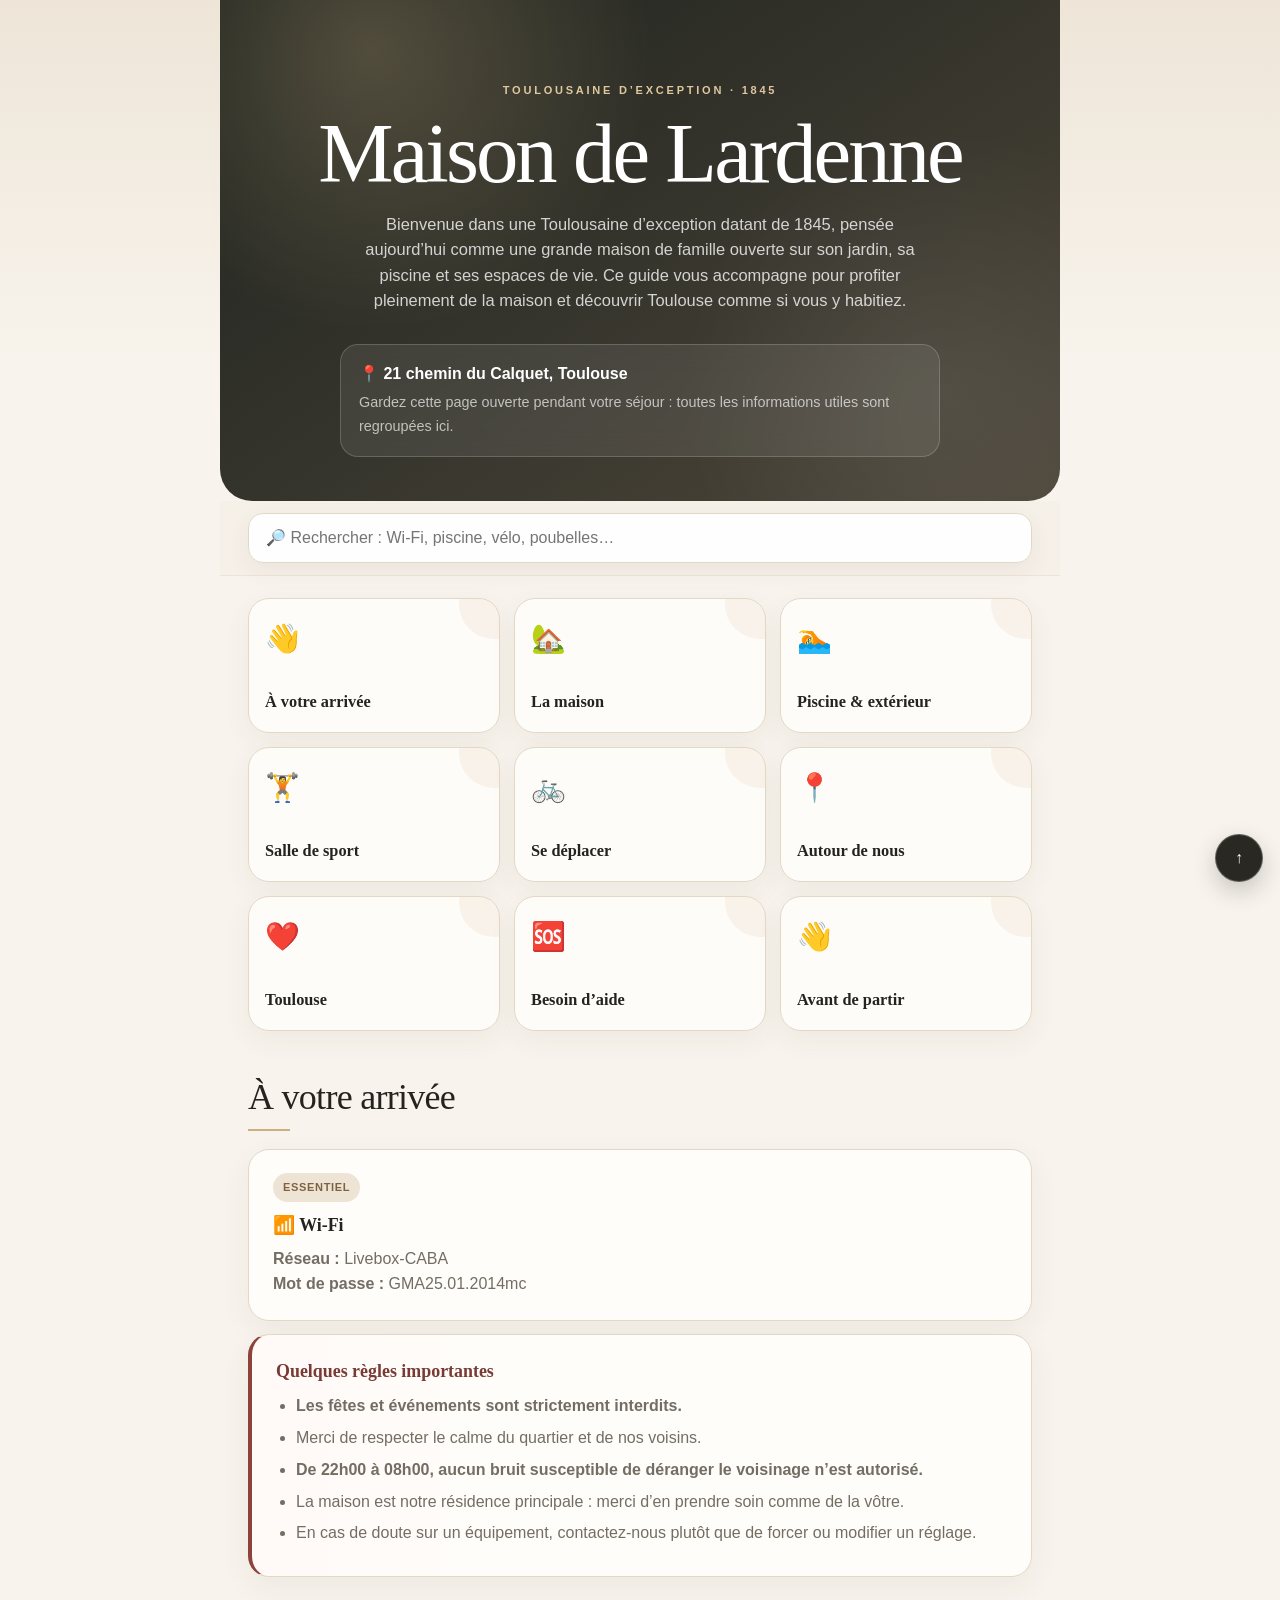
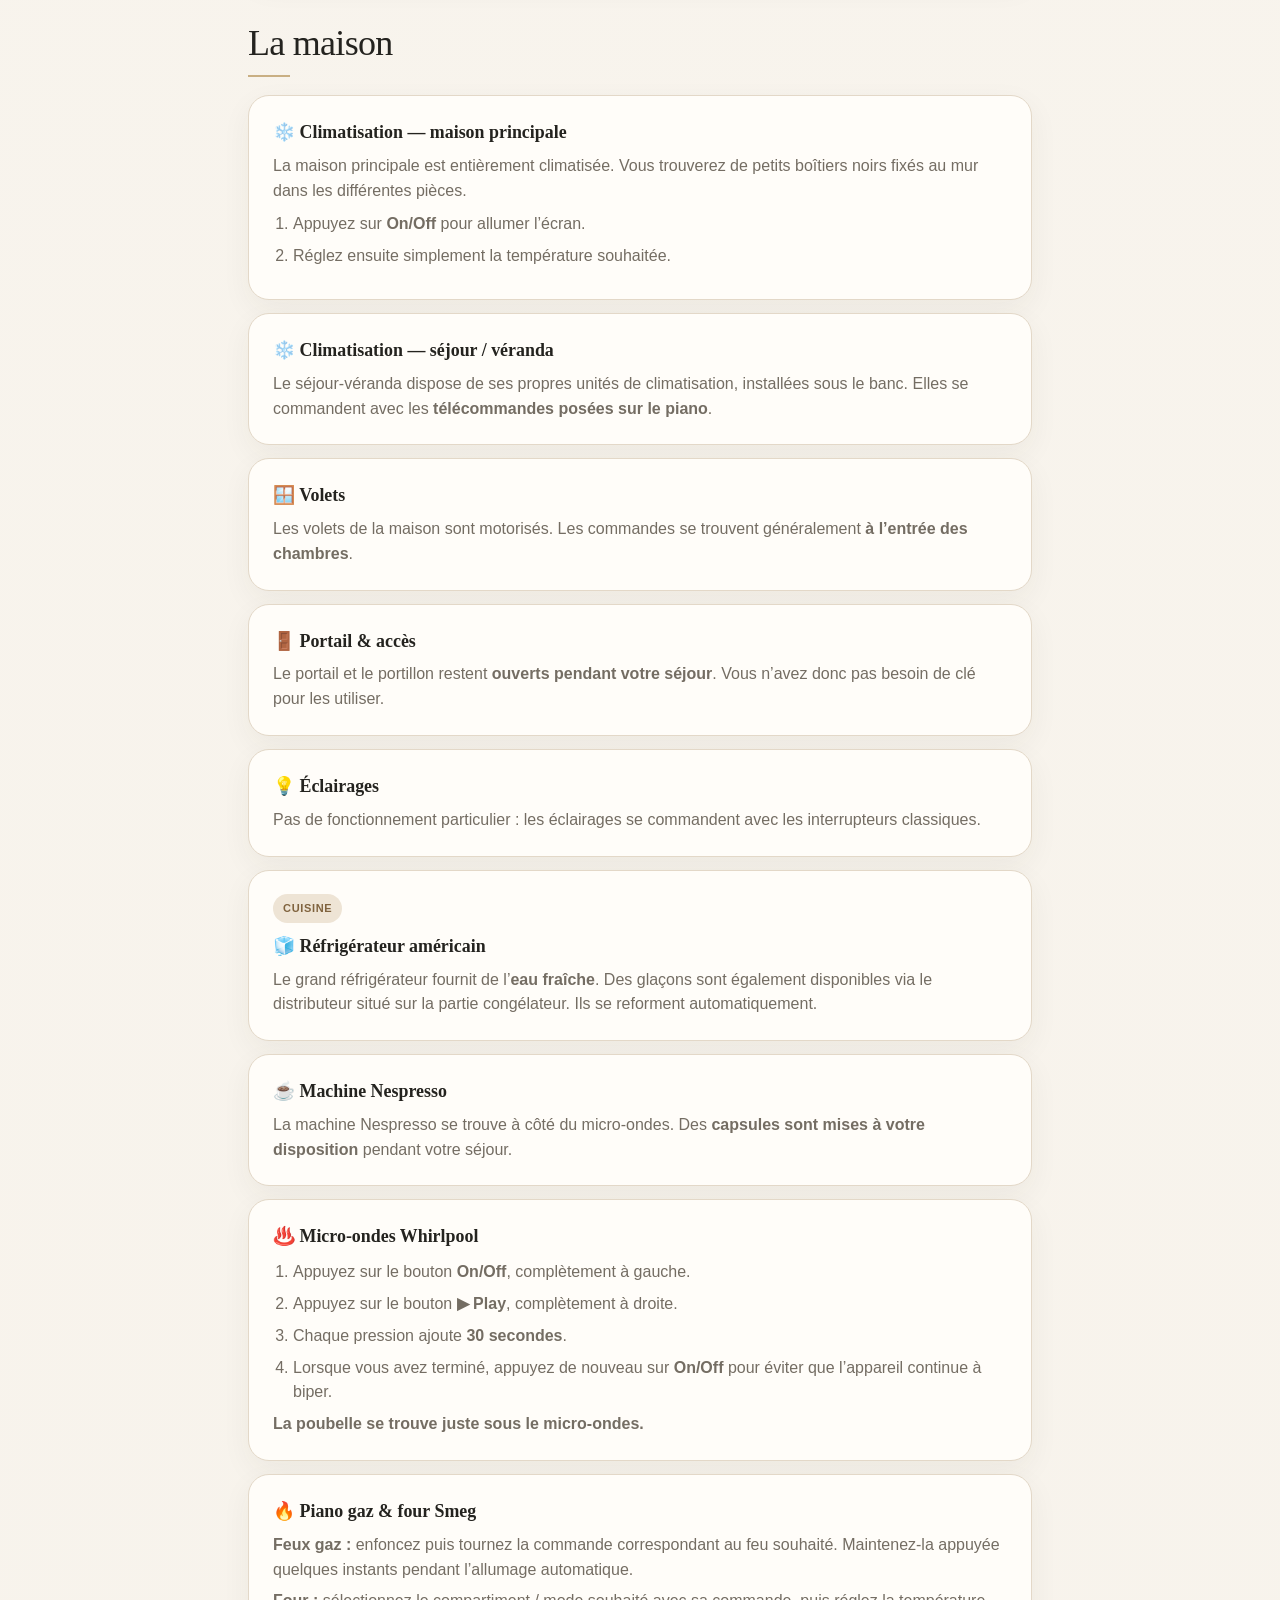
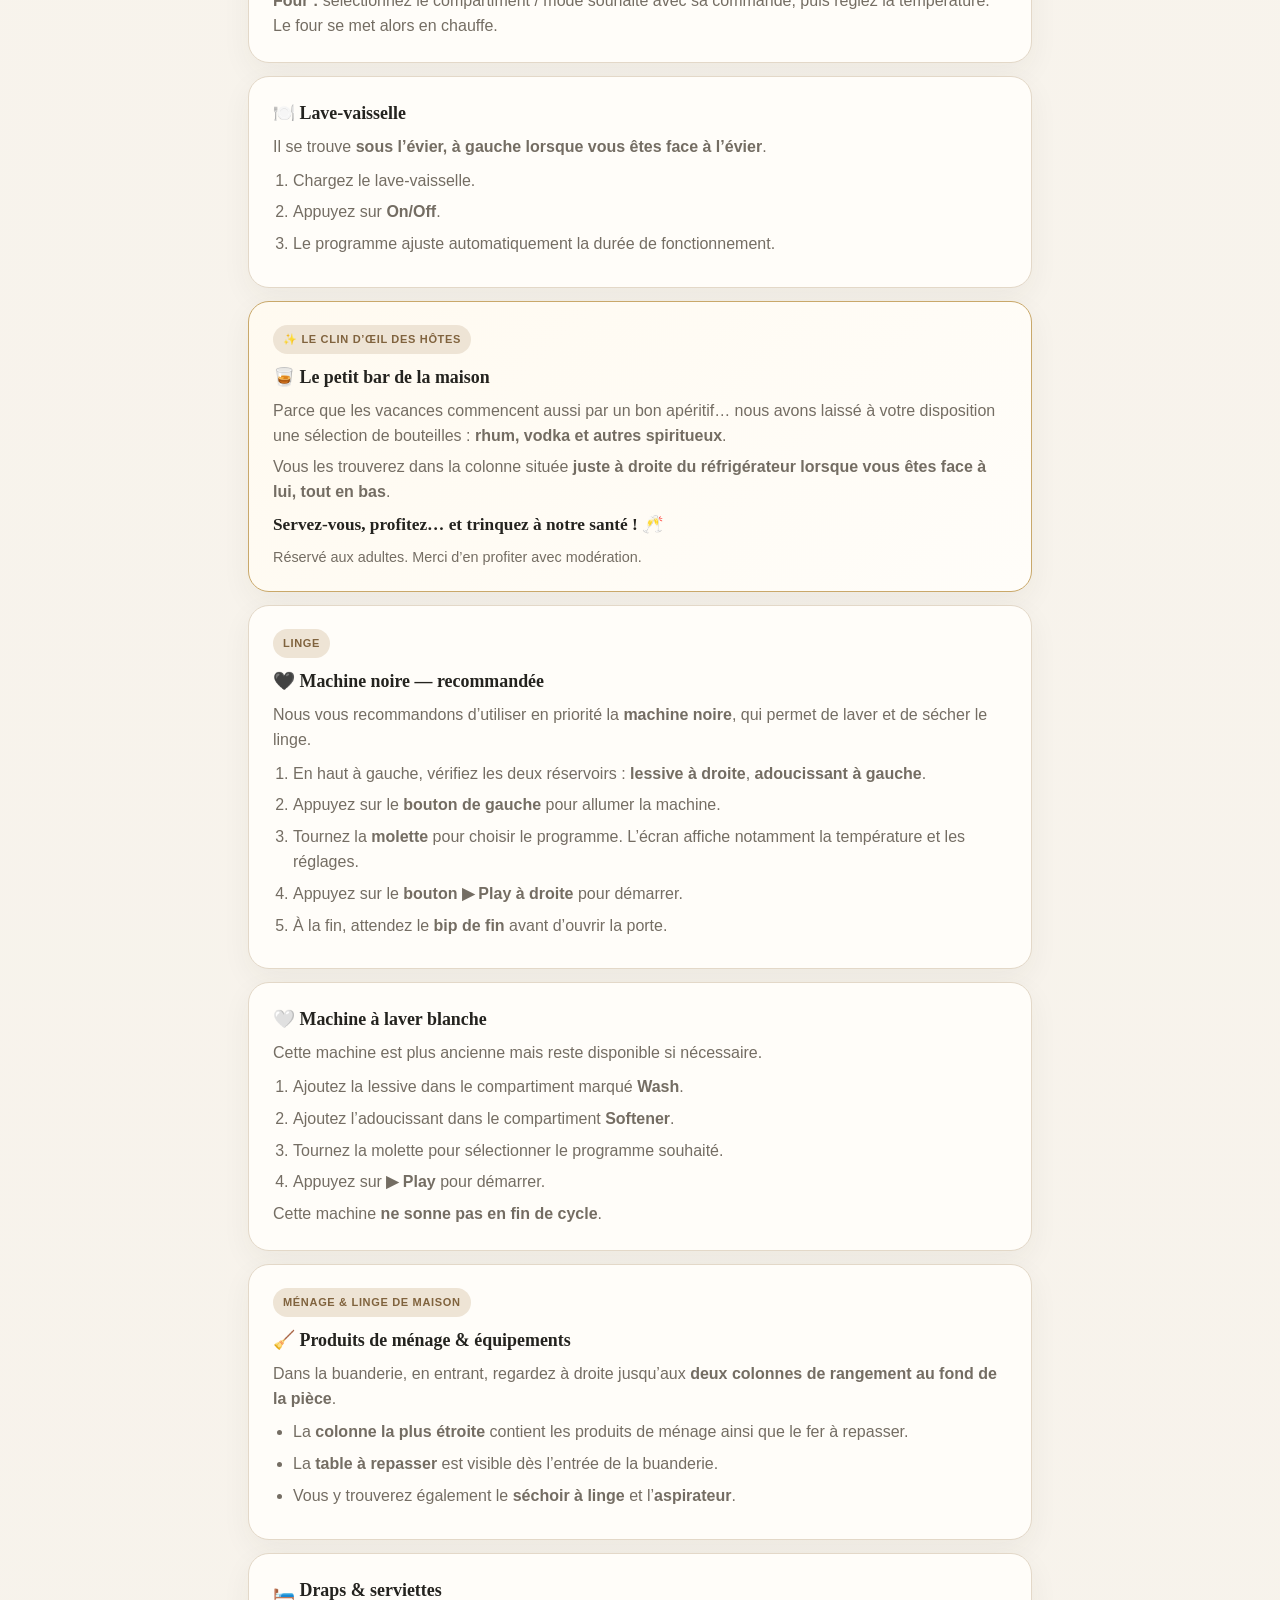
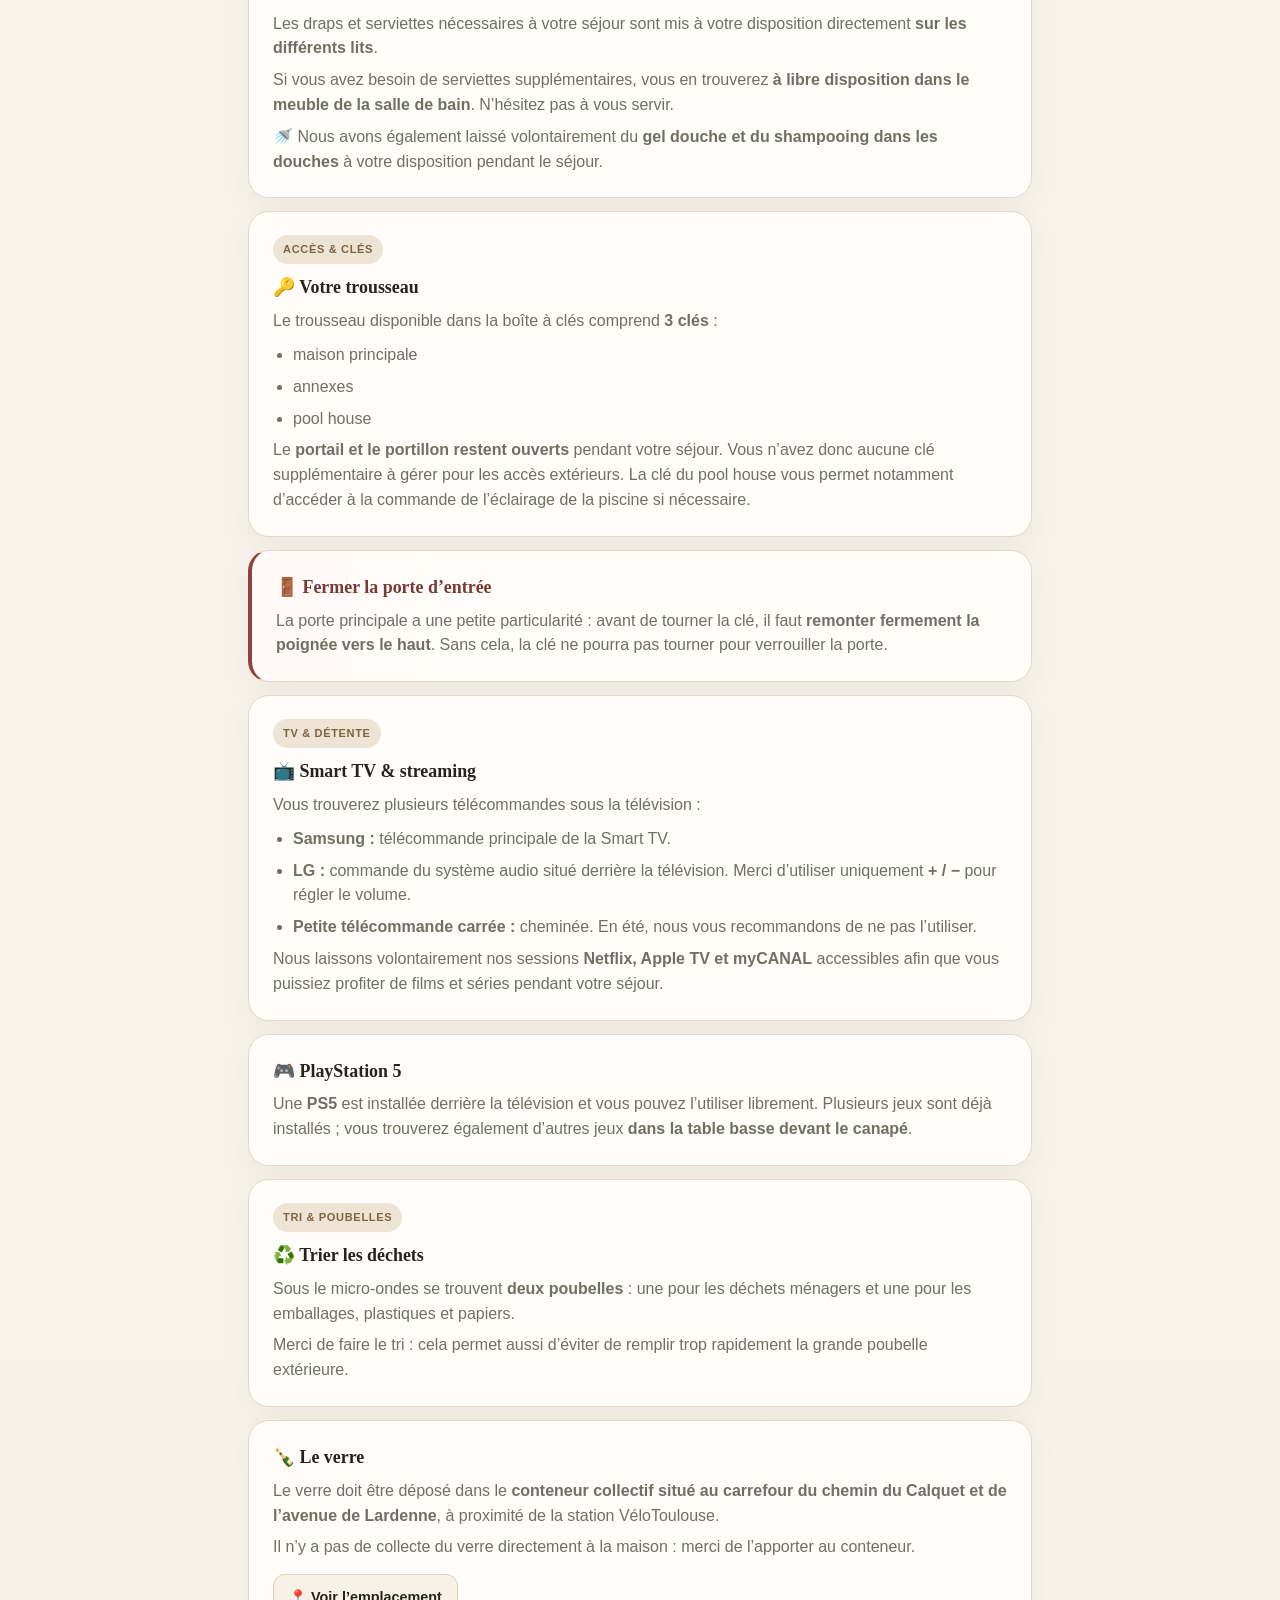
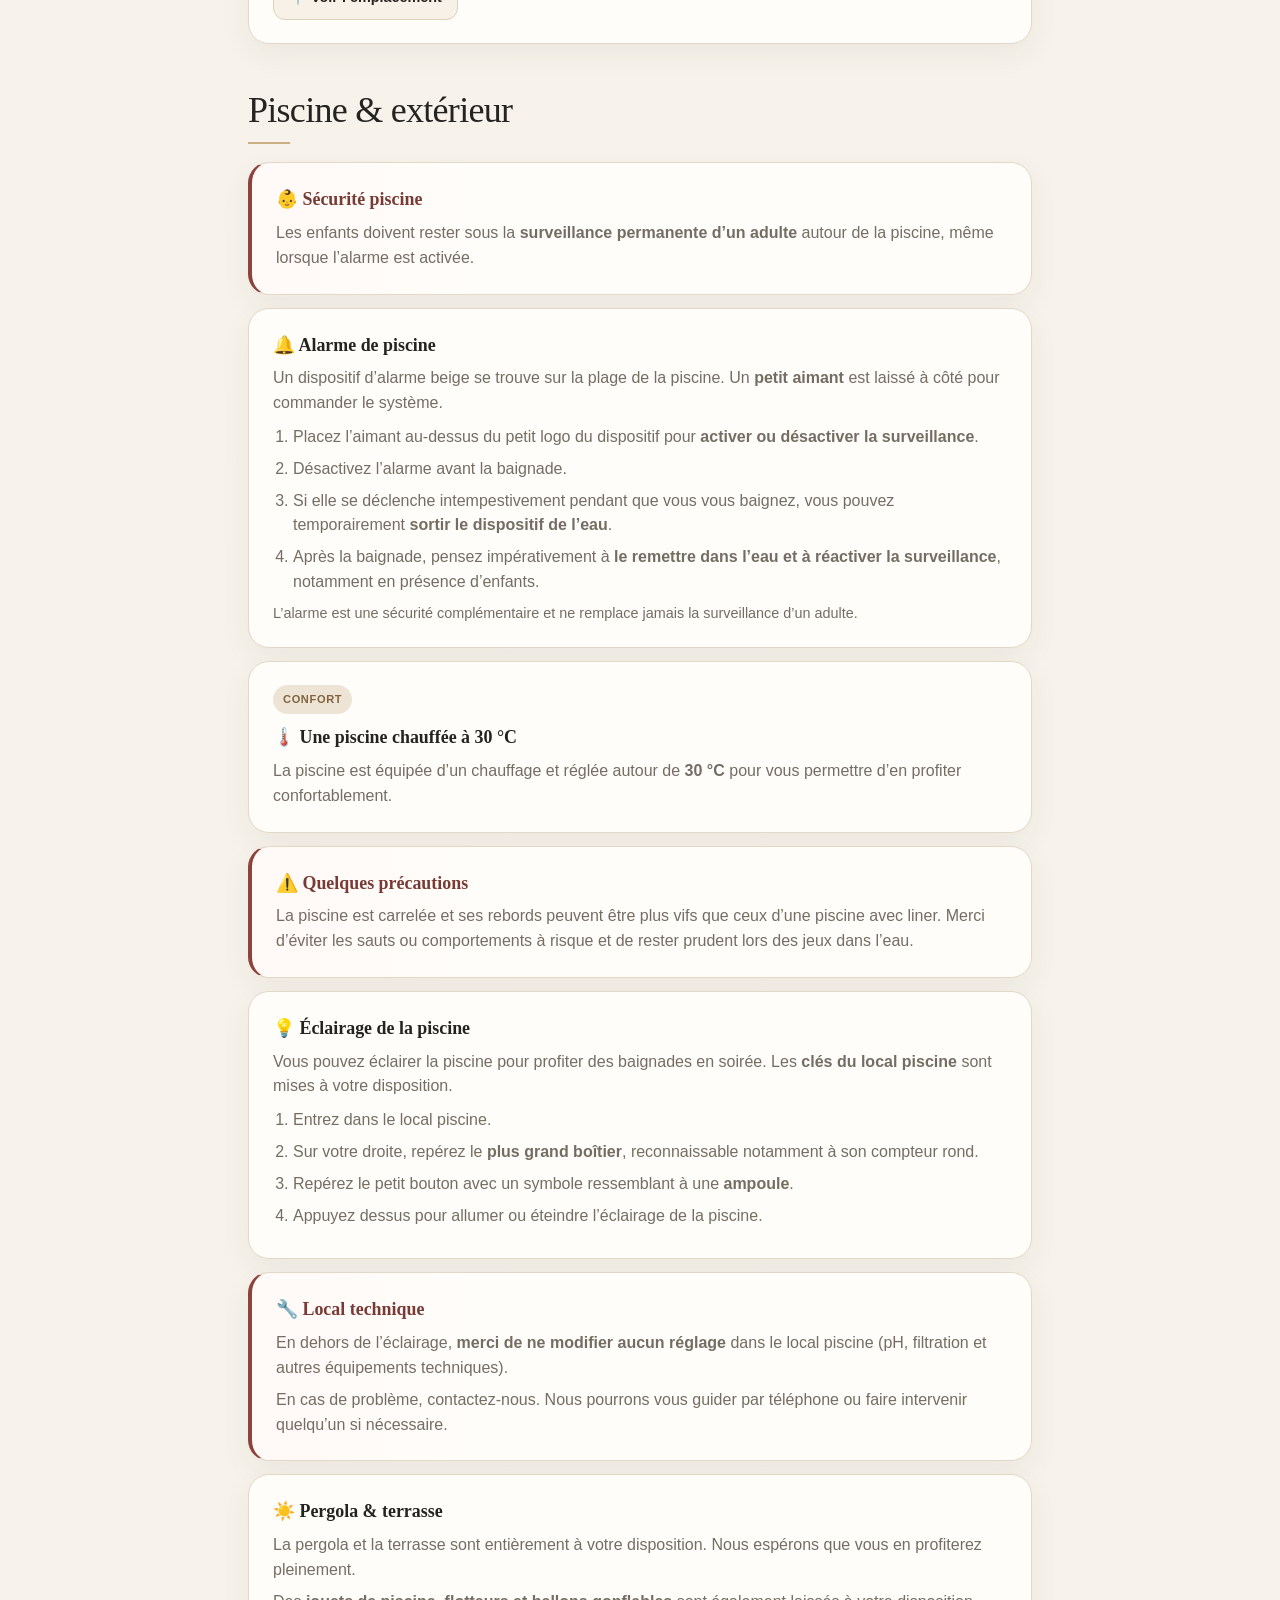
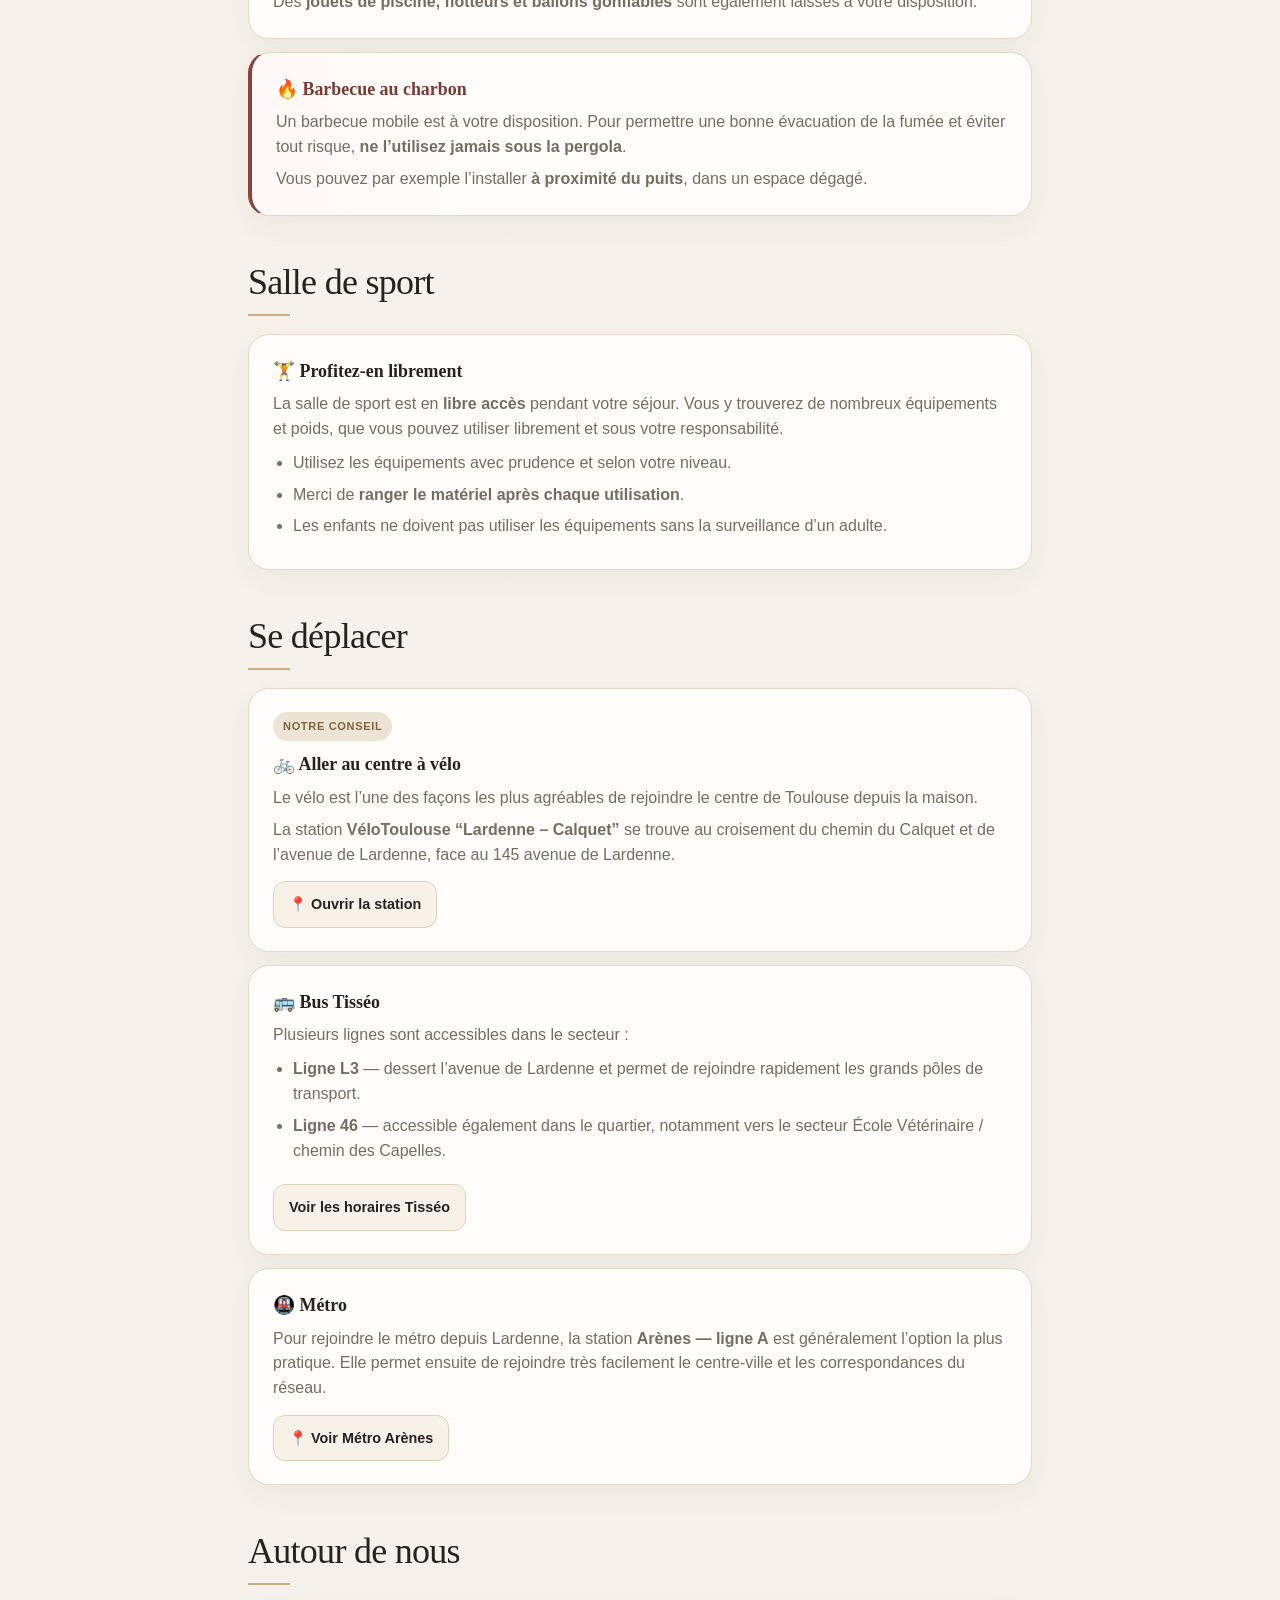
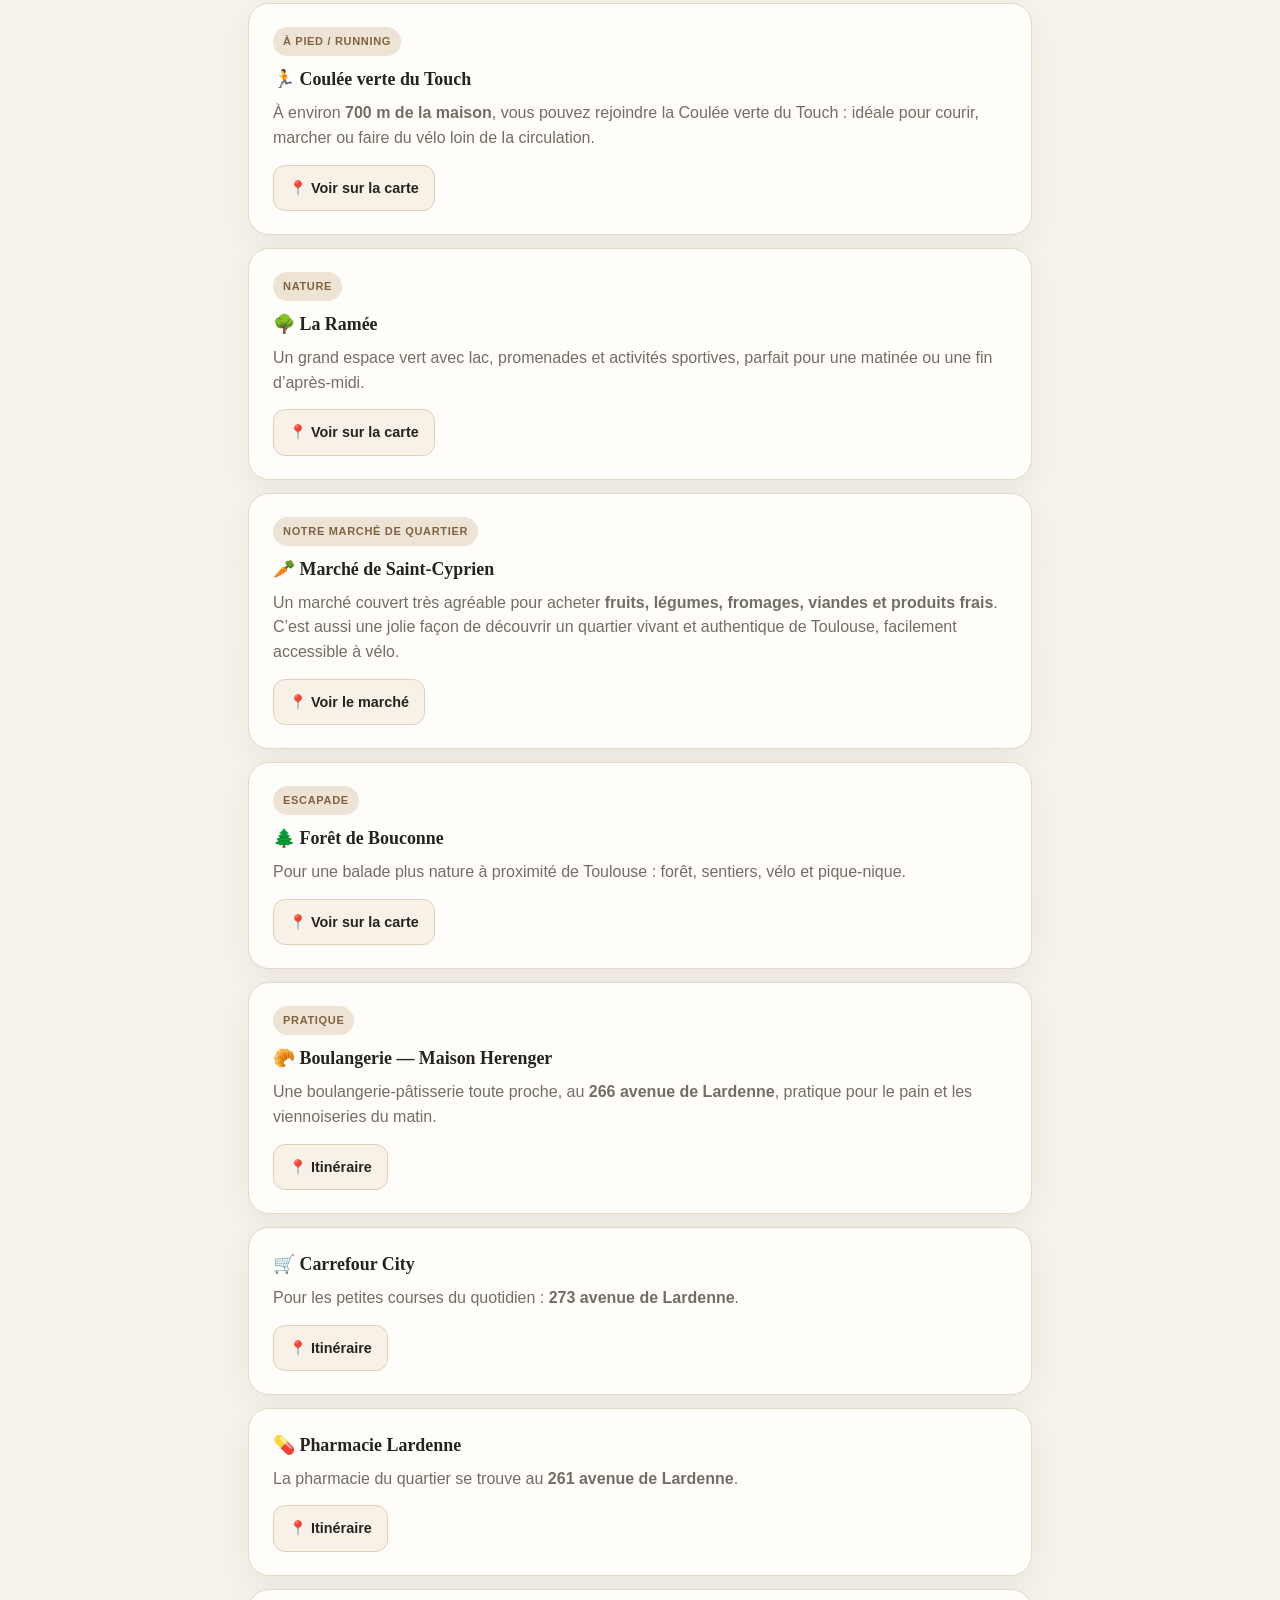
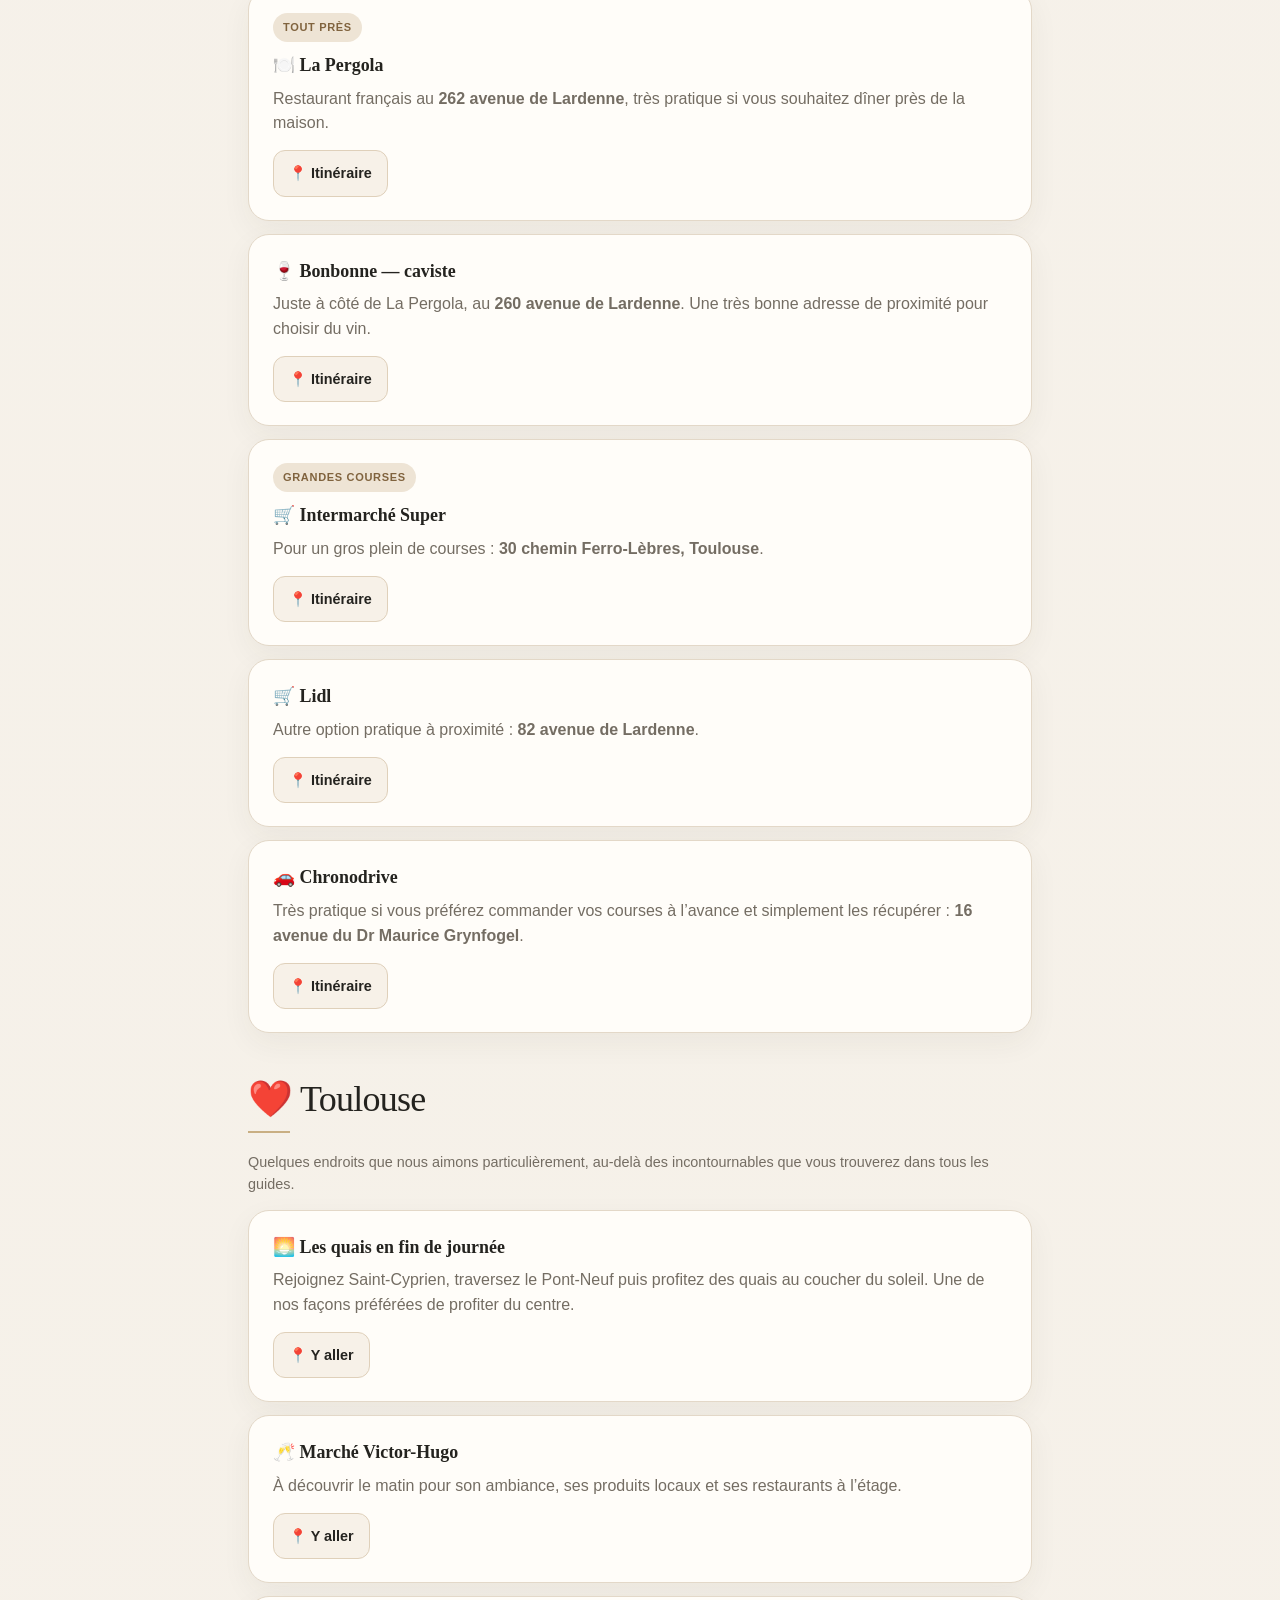
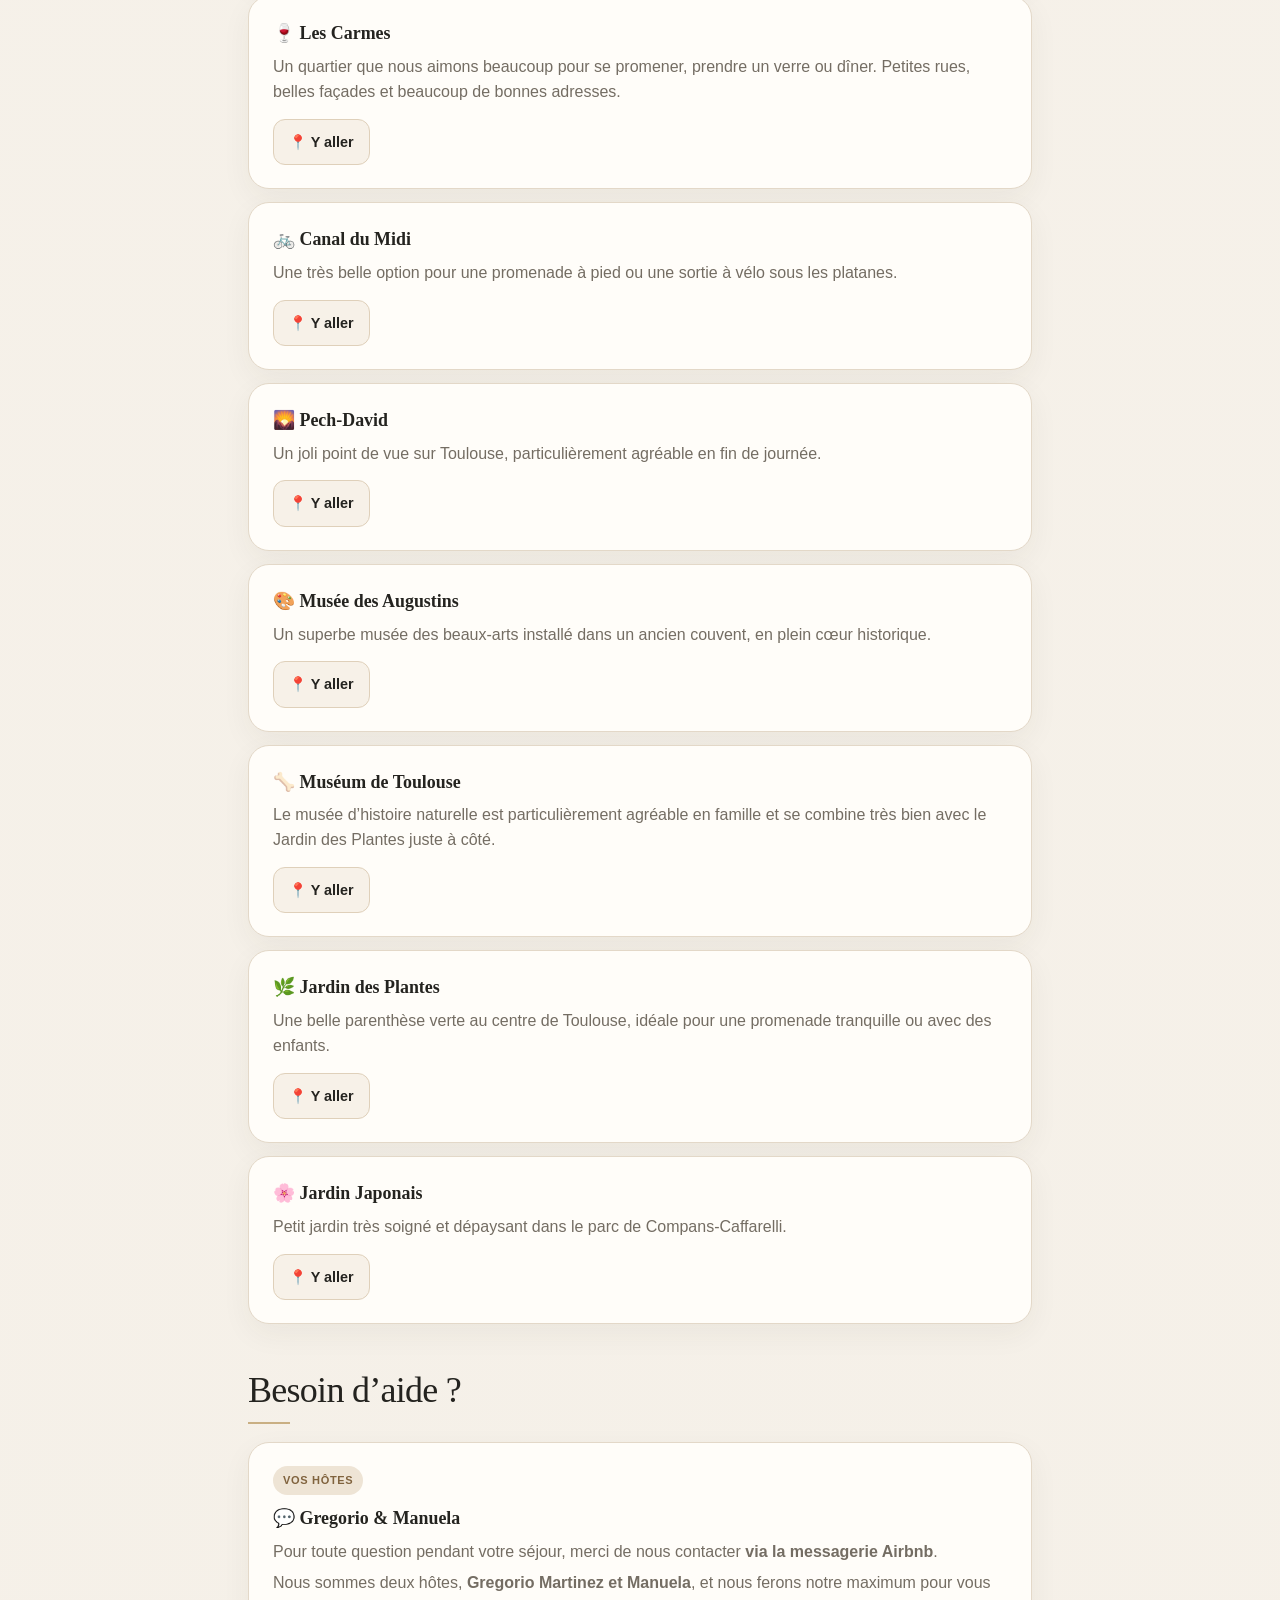
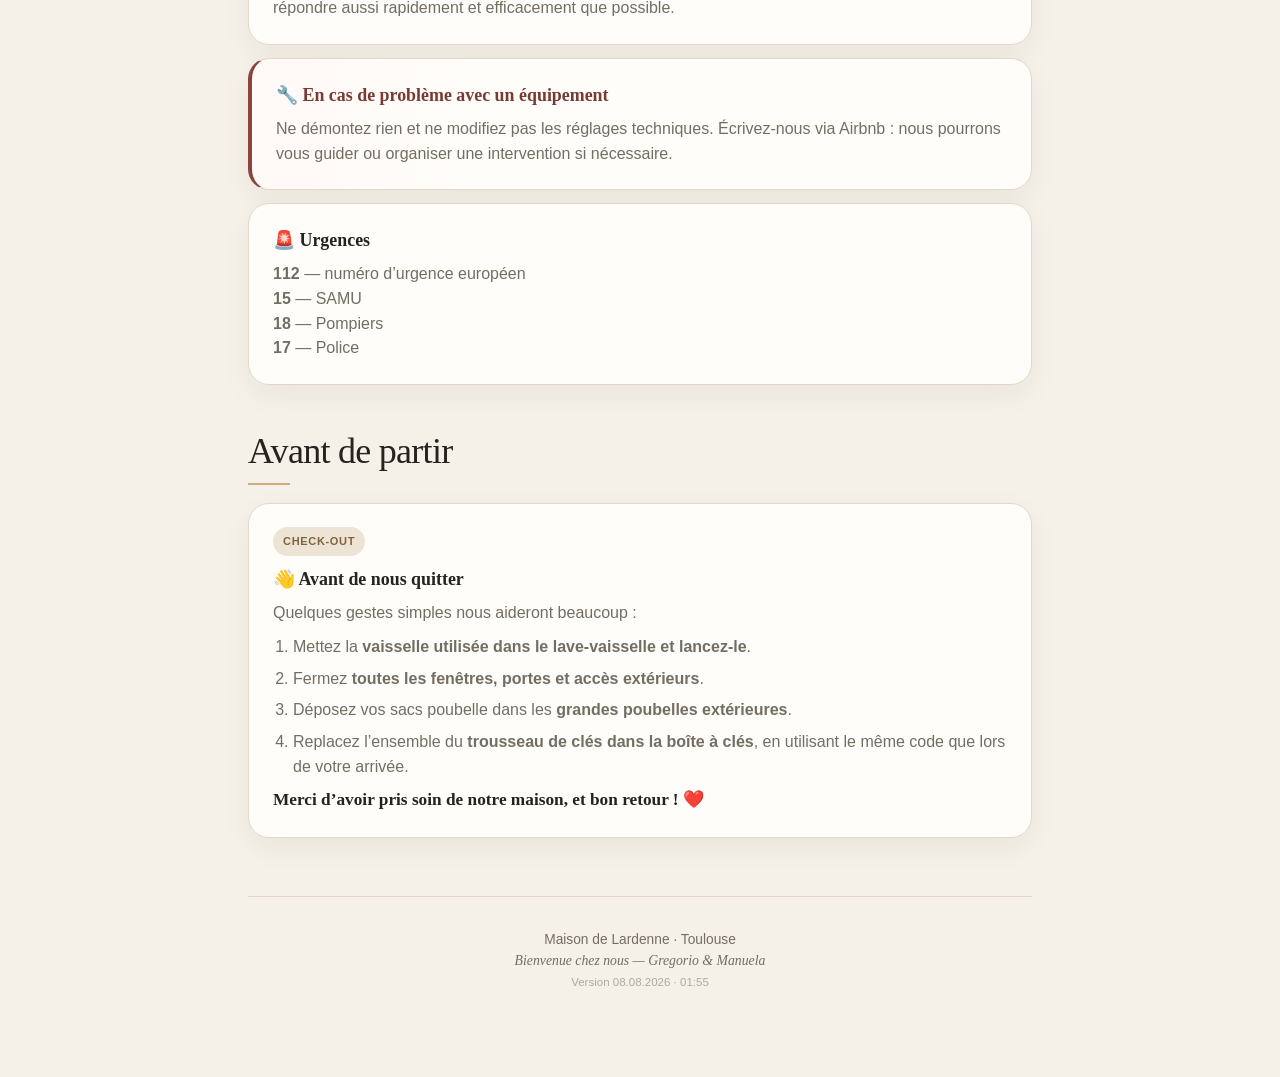
<file: maison-du-calquet/index.html>
<!DOCTYPE html><html lang="fr"><head><meta charset="UTF-8"><meta name="viewport" content="width=device-width,initial-scale=1"><meta name="theme-color" content="#f2eee7"><meta name="description" content="Guide digital de la Maison de Lardenne, Toulousaine d’exception de 1845 à Toulouse."><title>Maison de Lardenne — Guide</title><link rel="stylesheet" href="style.css?v=20260808-8"><style>#searchStatus{font-size:.82rem;color:#746d63;padding:7px 4px 0;display:none}.searching #mainNav{display:none}.searching main{margin-top:18px}#searchResults{display:none;margin-top:8px;border:1px solid #e3d8c8;border-radius:16px;background:#fffdf9;box-shadow:0 14px 35px rgba(61,47,30,.12);overflow:hidden}#searchResults button{display:block;width:100%;border:0;border-bottom:1px solid #eee5d9;background:#fffdf9;text-align:left;padding:13px 15px;color:#24231f;font:inherit}#searchResults button:last-child{border-bottom:0}#searchResults button:active{background:#f3ece1}.result-section{display:block;font-size:.72rem;text-transform:uppercase;letter-spacing:.06em;color:#98784c;font-weight:800;margin-bottom:2px}.result-title{display:block;font-weight:700}.result-snippet{display:block;font-size:.82rem;color:#746d63;margin-top:2px;white-space:nowrap;overflow:hidden;text-overflow:ellipsis}</style></head><body id="top"><div class="wrap"><header class="hero"><div class="eyebrow">Toulousaine d’exception · 1845</div><h1>Maison de Lardenne</h1><p class="subtitle">Bienvenue dans une Toulousaine d’exception datant de 1845, pensée aujourd’hui comme une grande maison de famille ouverte sur son jardin, sa piscine et ses espaces de vie. Ce guide vous accompagne pour profiter pleinement de la maison et découvrir Toulouse comme si vous y habitiez.</p><div class="hero-card"><strong>📍 21 chemin du Calquet, Toulouse</strong><span class="note">Gardez cette page ouverte pendant votre séjour : toutes les informations utiles sont regroupées ici.</span></div></header><div class="search"><input id="searchInput" type="search" autocomplete="off" autocorrect="off" placeholder="🔎 Rechercher : Wi-Fi, piscine, vélo, poubelles…" aria-label="Rechercher dans le guide"><div id="searchResults"></div><div id="searchStatus"></div></div><nav class="grid" id="mainNav"><a class="tile" href="#essentiel"><span class="icon">👋</span><b>À votre arrivée</b></a><a class="tile" href="#maison"><span class="icon">🏡</span><b>La maison</b></a><a class="tile" href="#piscine"><span class="icon">🏊</span><b>Piscine & extérieur</b></a><a class="tile" href="#sport"><span class="icon">🏋️</span><b>Salle de sport</b></a><a class="tile" href="#deplacements"><span class="icon">🚲</span><b>Se déplacer</b></a><a class="tile" href="#autour"><span class="icon">📍</span><b>Autour de nous</b></a><a class="tile" href="#toulouse"><span class="icon">❤️</span><b>Toulouse</b></a><a class="tile" href="#urgence"><span class="icon">🆘</span><b>Besoin d’aide</b></a><a class="tile" href="#depart"><span class="icon">👋</span><b>Avant de partir</b></a></nav><main id="content"><div class="section-slot" data-section="essentiel"></div><div class="section-slot" data-section="maison"></div><div class="section-slot" data-section="piscine"></div><div class="section-slot" data-section="sport"></div><div class="section-slot" data-section="deplacements"></div><div class="section-slot" data-section="autour"></div><div class="section-slot" data-section="toulouse"></div><div class="section-slot" data-section="urgence"></div><div class="section-slot" data-section="depart"></div></main><div class="footer">Maison de Lardenne · Toulouse<br><span style="font-family:Georgia,serif;font-style:italic">Bienvenue chez nous — Gregorio & Manuela</span><br><span style="font-size:.72rem;opacity:.55">Version 08.08.2026 · 01:55</span></div></div><a class="backtop" href="#top" aria-label="Retour en haut">↑</a><script>(function(){const ids=['essentiel','maison','piscine','sport','deplacements','autour','toulouse','urgence','depart'];const norm=s=>(s||'').normalize('NFD').replace(/[\u0300-\u036f]/g,'').toLowerCase().trim();let ready=false;async function load(){for(const id of ids){const slot=document.querySelector('.section-slot[data-section="'+id+'"]');try{const r=await fetch('./'+id+'.html?v=20260808-8',{cache:'no-store'});if(!r.ok)throw new Error(String(r.status));slot.outerHTML=await r.text();}catch(e){slot.innerHTML='<section id="'+id+'"><div class="card"><p>Cette rubrique n’a pas pu être chargée. Rechargez la page.</p></div></section>';}}ready=true;document.querySelectorAll('main .card').forEach((card,i)=>card.dataset.searchId='result-'+i);runSearch();if(location.hash){setTimeout(()=>go(location.hash.slice(1)),50);}}function go(id){const el=document.getElementById(id);if(el){el.scrollIntoView({behavior:'smooth',block:'start'});history.replaceState(null,'','#'+id);}else if(!ready){setTimeout(()=>go(id),120);}}document.getElementById('mainNav').addEventListener('click',e=>{const a=e.target.closest('a[href^="#"]');if(!a)return;e.preventDefault();go(a.getAttribute('href').slice(1));});document.querySelector('.backtop').addEventListener('click',e=>{e.preventDefault();window.scrollTo({top:0,behavior:'smooth'});});const input=document.getElementById('searchInput');const status=document.getElementById('searchStatus');const resultsBox=document.getElementById('searchResults');function esc(s){return String(s).replace(/[&<>"']/g,c=>({'&':'&amp;','<':'&lt;','>':'&gt;','"':'&quot;',"'":'&#39;'}[c]));}function clearFilter(){document.body.classList.remove('searching');document.querySelectorAll('main section,.card').forEach(el=>el.classList.remove('hidden'));resultsBox.style.display='none';resultsBox.innerHTML='';status.style.display='none';status.textContent='';}function chooseResult(id){const target=document.querySelector('[data-search-id="'+id+'"]');input.value='';clearFilter();setTimeout(()=>{if(target){target.scrollIntoView({behavior:'smooth',block:'center'});target.animate([{transform:'scale(1)'},{transform:'scale(1.015)'},{transform:'scale(1)'}],{duration:500});}},60);}resultsBox.addEventListener('click',e=>{const b=e.target.closest('button[data-target]');if(b)chooseResult(b.dataset.target);});function runSearch(){if(!ready)return;const q=norm(input.value);if(!q){clearFilter();return;}document.body.classList.add('searching');let matches=[];document.querySelectorAll('main section').forEach(section=>{const sectionName=section.querySelector('h2')?.textContent?.trim()||'';const cards=[...section.querySelectorAll('.card')];let sectionFound=false;cards.forEach(c=>{const title=c.querySelector('h3')?.textContent?.trim()||sectionName;const raw=(c.textContent||'').replace(/\s+/g,' ').trim();const hay=norm(raw+' '+sectionName+' '+(section.dataset.search||''));const ok=hay.includes(q);c.classList.toggle('hidden',!ok);if(ok){sectionFound=true;matches.push({id:c.dataset.searchId,section:sectionName,title:title,snippet:raw.slice(0,115)});}});section.classList.toggle('hidden',!sectionFound);});status.style.display='block';status.textContent=matches.length?matches.length+' résultat'+(matches.length>1?'s':'')+' — touchez un résultat pour y aller':'Aucun résultat — essayez un autre mot';if(matches.length){resultsBox.innerHTML=matches.slice(0,8).map(r=>'<button type="button" data-target="'+esc(r.id)+'"><span class="result-section">'+esc(r.section)+'</span><span class="result-title">'+esc(r.title)+'</span><span class="result-snippet">'+esc(r.snippet)+'</span></button>').join('');resultsBox.style.display='block';}else{resultsBox.style.display='none';resultsBox.innerHTML='';}}['input','keyup','change','search'].forEach(evt=>input.addEventListener(evt,runSearch));load();})();</script></body></html>
</file>
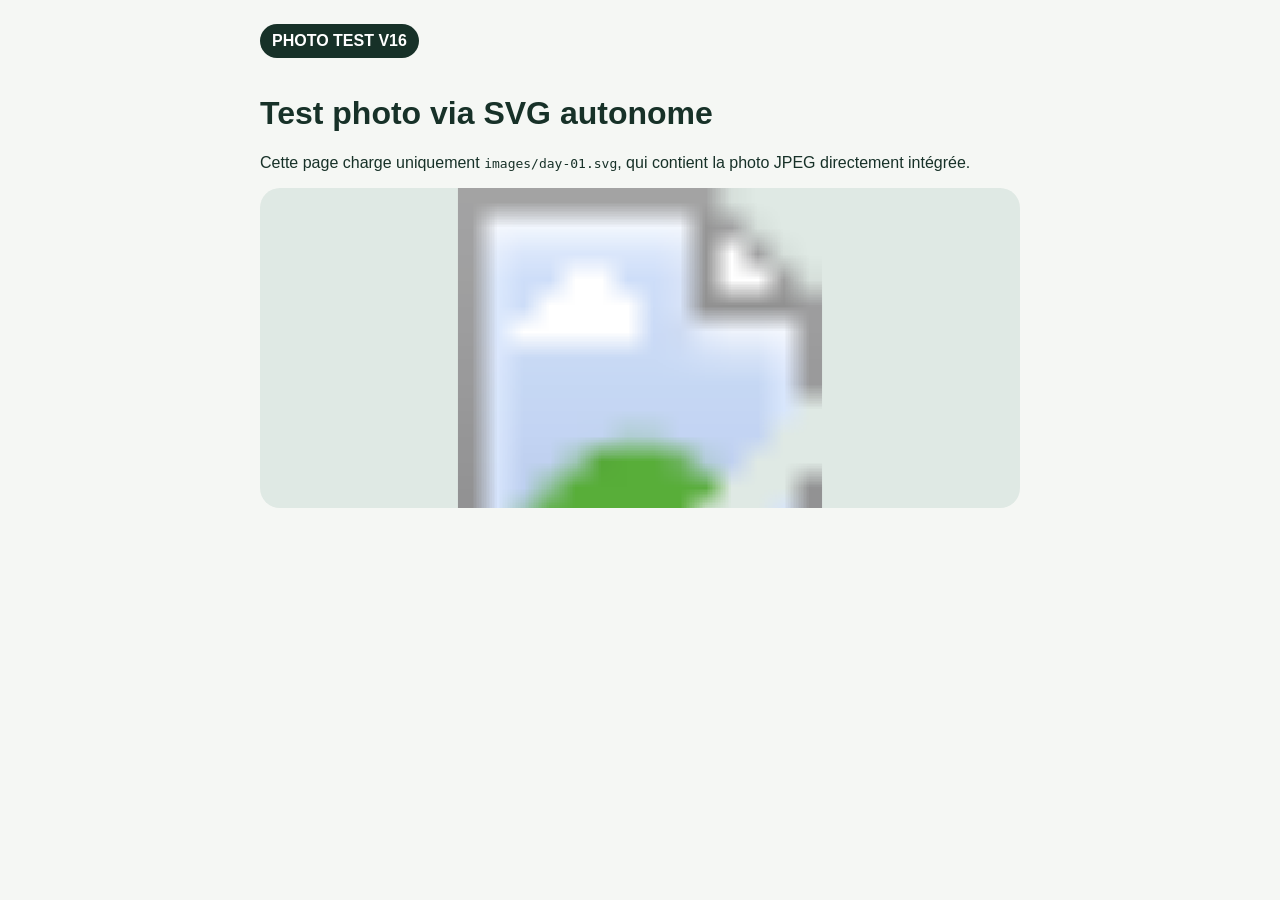
<file: test-photo-v15.html>
<!doctype html><html><head><meta charset="utf-8"><meta name="viewport" content="width=device-width,initial-scale=1,viewport-fit=cover"><title>Travel Photo Test V16</title><style>body{font-family:-apple-system,BlinkMacSystemFont,"Segoe UI",Arial,sans-serif;background:#f5f7f4;color:#173128;margin:0;padding:24px}.box{max-width:760px;margin:auto}.photo{height:320px;background:#dfe9e4;border-radius:20px;overflow:hidden;display:grid;place-items:center}.photo img{width:100%;height:100%;object-fit:cover;display:block}.tag{display:inline-block;background:#173128;color:#fff;padding:8px 12px;border-radius:999px;font-weight:800;margin-bottom:16px}</style></head><body><div class="box"><div class="tag">PHOTO TEST V16</div><h1>Test photo via SVG autonome</h1><p>Cette page charge uniquement <code>images/day-01.svg</code>, qui contient la photo JPEG directement intégrée.</p><div class="photo"><img src="images/day-01.svg?v=16" alt="Madère · Test SVG autonome" onerror="this.parentElement.innerHTML='<div style=&quot;color:#9a2d24;font-weight:800;text-align:center;padding:20px&quot;>📷 ERREUR SVG AUTONOME V16</div>'"></div></div></body></html>
</file>
<file: maison-du-calquet/style.css>
:root{--cream:#f5f0e8;--paper:#fffdf9;--ink:#24231f;--muted:#746d63;--gold:#98784c;--gold2:#c9af83;--line:#e3d8c8;--wine:#8b433b;--shadow:0 16px 44px rgba(61,47,30,.09)}*{box-sizing:border-box}html{scroll-behavior:smooth}body{margin:0;color:var(--ink);font-family:-apple-system,BlinkMacSystemFont,"Segoe UI",Roboto,Helvetica,Arial,sans-serif;line-height:1.55;background:linear-gradient(180deg,#eee5d8 0,#f8f4ed 380px,var(--cream) 100%)}a{color:inherit}.wrap{max-width:840px;margin:auto;padding:0 18px 80px}.hero{position:relative;margin:0 -18px;padding:68px 26px 38px;text-align:center;color:#fff;overflow:hidden;background:linear-gradient(145deg,rgba(24,29,24,.97),rgba(62,55,43,.92))}.hero:before{content:"";position:absolute;inset:0;background:radial-gradient(circle at 18% 10%,rgba(201,175,131,.27),transparent 34%),radial-gradient(circle at 86% 78%,rgba(255,255,255,.08),transparent 32%);pointer-events:none}.hero>*{position:relative}.eyebrow{font-size:.69rem;letter-spacing:.25em;text-transform:uppercase;color:#dfc79f;font-weight:700}.hero h1{font-family:Georgia,"Times New Roman",serif;font-size:clamp(2.65rem,12vw,5.3rem);line-height:.95;font-weight:400;margin:14px 0 18px;letter-spacing:-.035em}.subtitle{max-width:590px;margin:0 auto;color:rgba(255,255,255,.78);font-size:1.03rem}.hero-card{max-width:600px;margin:30px auto 0;padding:17px 18px;border:1px solid rgba(255,255,255,.18);border-radius:18px;background:rgba(255,255,255,.08);backdrop-filter:blur(12px);text-align:left}.hero-card strong{display:block;color:#fff;margin-bottom:3px}.hero-card .note{color:rgba(255,255,255,.67)}.search{position:sticky;top:0;z-index:50;margin:0 -18px;padding:12px 18px;background:rgba(245,240,232,.88);backdrop-filter:blur(18px);border-bottom:1px solid rgba(152,120,76,.1)}.search input{width:100%;padding:15px 17px;border:1px solid var(--line);border-radius:15px;background:rgba(255,255,255,.94);font-size:1rem;outline:none;box-shadow:0 8px 25px rgba(61,47,30,.06)}.grid{display:grid;grid-template-columns:repeat(2,1fr);gap:11px;margin:22px 0 40px}.tile{position:relative;min-height:120px;padding:18px 16px;border:1px solid var(--line);border-radius:21px;background:rgba(255,253,249,.92);text-decoration:none;display:flex;flex-direction:column;justify-content:space-between;box-shadow:0 9px 28px rgba(61,47,30,.06);transition:.22s ease;overflow:hidden}.tile:after{content:"";position:absolute;width:70px;height:70px;border-radius:50%;right:-30px;top:-30px;background:rgba(201,175,131,.12)}.tile:hover{transform:translateY(-3px);box-shadow:var(--shadow);border-color:var(--gold2)}.tile:active{transform:scale(.98)}.icon{font-size:1.75rem}.tile b{font-family:Georgia,"Times New Roman",serif;font-size:1.02rem;font-weight:600}section{margin:48px 0;scroll-margin-top:90px}h2{font-family:Georgia,"Times New Roman",serif;font-size:2.25rem;line-height:1.05;font-weight:400;margin:0 0 18px;letter-spacing:-.02em}h2:after{content:"";display:block;width:42px;height:2px;background:var(--gold2);margin-top:12px}h3{font-family:Georgia,"Times New Roman",serif;font-size:1.12rem;margin:0 0 7px}.card{position:relative;padding:20px 19px;margin:13px 0;border:1px solid var(--line);border-radius:21px;background:var(--paper);box-shadow:0 10px 30px rgba(61,47,30,.055)}.card p{margin:7px 0 0;color:var(--muted)}.pill{display:inline-block;margin-bottom:10px;padding:6px 10px;border-radius:999px;background:#eee4d5;color:#80633e;font-size:.69rem;font-weight:800;letter-spacing:.06em;text-transform:uppercase}.important{border-left:4px solid var(--wine);background:linear-gradient(90deg,#fff9f7,var(--paper) 28%)}.important h3{color:#783a34}.mini-list{margin:9px 0 0;padding-left:20px}.mini-list li{margin:7px 0;color:var(--muted)}.button{display:inline-flex;align-items:center;justify-content:center;margin-top:14px;padding:11px 15px;border-radius:12px;background:var(--ink);color:#fff;text-decoration:none;font-size:.9rem;font-weight:750;box-shadow:0 5px 16px rgba(36,35,31,.12)}.button.alt{background:#f7f1e8;color:var(--ink);border:1px solid #dfd0ba;box-shadow:none}.note{font-size:.9rem;color:var(--muted)}.backtop{position:fixed;right:17px;bottom:18px;z-index:60;width:48px;height:48px;border-radius:50%;display:flex;align-items:center;justify-content:center;text-decoration:none;background:#292823;color:#fff;border:1px solid rgba(255,255,255,.25);box-shadow:0 9px 25px rgba(0,0,0,.2)}.footer{margin-top:58px;padding:32px 10px 4px;border-top:1px solid var(--line);text-align:center;color:var(--muted);font-size:.86rem}.hidden{display:none!important}@media(min-width:640px){.wrap{padding-left:28px;padding-right:28px}.hero{margin:0 -28px;padding:82px 50px 44px;border-radius:0 0 32px 32px}.search{margin:0 -28px;padding-left:28px;padding-right:28px}.grid{grid-template-columns:repeat(3,1fr);gap:14px}.tile{min-height:135px}.card{padding:23px 24px}}@media(prefers-reduced-motion:reduce){html{scroll-behavior:auto}.tile{transition:none}}
</file>
